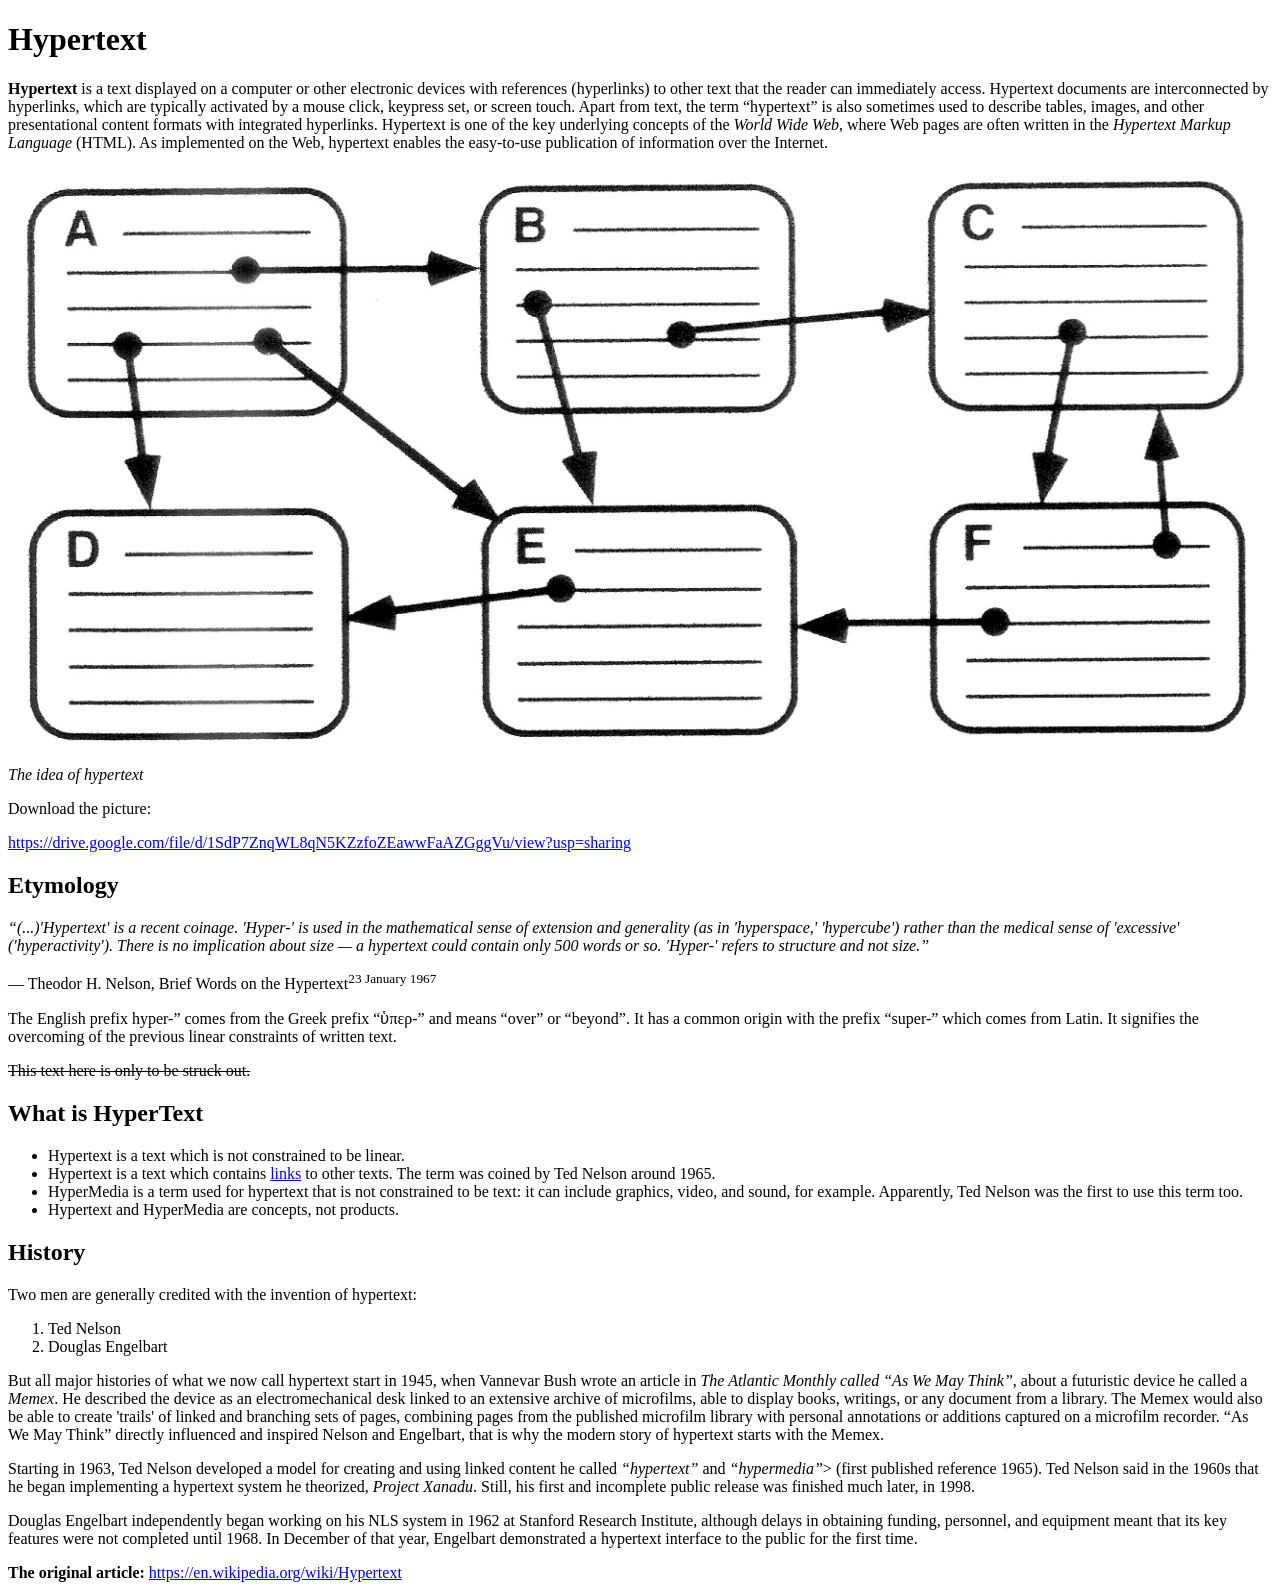
<file: lesson_1_web/index.html>
<!DOCTYPE html>
<html>
<head>
    <title>Practichna 1</title>
    <meta charset="UTF-8">
</head>
<body>
<h1>Hypertext</h1>

<p><strong>Hypertext</strong> is a text displayed on a computer or other electronic devices with references
(hyperlinks) to other text that the reader can immediately access. Hypertext documents are
interconnected by hyperlinks, which are typically activated by a mouse click, keypress set, or
screen touch. Apart from text, the term “hypertext” is also sometimes used to describe tables,
images, and other presentational content formats with integrated hyperlinks. Hypertext is one of
the key underlying concepts of the <em>World Wide Web</em>, where Web pages are often written in the
<em>Hypertext Markup Language</em> (HTML). As implemented on the Web, hypertext enables the
easy-to-use publication of information over the Internet.</p>

<img src="hypertext1.jpg" width="100%">

<em>The idea of hypertext</em>

<p>Download the picture:</p>
<a href="https://drive.google.com/file/d/1SdP7ZnqWL8qN5KZzfoZEawwFaAZGggVu/view?usp=sharing">https://drive.google.com/file/d/1SdP7ZnqWL8qN5KZzfoZEawwFaAZGggVu/view?usp=sharing</a>

<h2>Etymology</h2>

<p><em>“(...)'Hypertext' is a recent coinage. 'Hyper-' is used in the mathematical sense of extension and
generality (as in 'hyperspace,' 'hypercube') rather than the medical sense of 'excessive'
('hyperactivity'). There is no implication about size — a hypertext could contain only 500 words
or so. 'Hyper-' refers to structure and not size.”</em></p>

<p>— Theodor H. Nelson, Brief Words on the Hypertext<sup>23 January 1967</sup></p>

<p>The English prefix hyper-” comes from the Greek prefix “ὑπερ-” and means “over” or “beyond”.
It has a common origin with the prefix “super-” which comes from Latin. It signifies the
overcoming of the previous linear constraints of written text.</p>

<s>This text here is only to be struck out.</s>

<h2>What is HyperText</h2>

<ul>
<li>Hypertext is a text which is not constrained to be linear.</li>
<li>Hypertext is a text which contains <a href="https://www.w3.org/2003/glossary/#link">links</a> to other texts. The term was coined by Ted
Nelson around 1965.</li>
<li>HyperMedia is a term used for hypertext that is not constrained to be text: it can include
graphics, video, and sound, for example. Apparently, Ted Nelson was the first to use this
term too.</li>
<li>Hypertext and HyperMedia are concepts, not products.</li>
</ul>

<h2>History</h2>

<p>Two men are generally credited with the invention of hypertext:</p>

<ol>
<li>Ted Nelson</li>
<li>Douglas Engelbart</li>
</ol>

<p>But all major histories of what we now call hypertext start in 1945, when Vannevar Bush wrote
an article in <em>The Atlantic Monthly called “As We May Think”</em>, about a futuristic device he called a
<em>Memex</em>. He described the device as an electromechanical desk linked to an extensive archive of
microfilms, able to display books, writings, or any document from a library. The Memex would
also be able to create 'trails' of linked and branching sets of pages, combining pages from the
published microfilm library with personal annotations or additions captured on a microfilm
recorder. “As We May Think” directly influenced and inspired Nelson and Engelbart, that is why
the modern story of hypertext starts with the Memex.</p>

<p>Starting in 1963, Ted Nelson developed a model for creating and using linked content he called
<em>“hypertext”</em> and <em>“hypermedia”</em>> (first published reference 1965). Ted Nelson said in the 1960s that
he began implementing a hypertext system he theorized, <em>Project Xanadu</em>. Still, his first and
incomplete public release was finished much later, in 1998.</p>

<p>Douglas Engelbart independently began working on his NLS system in 1962 at Stanford
Research Institute, although delays in obtaining funding, personnel, and equipment meant that
its key features were not completed until 1968. In December of that year, Engelbart
demonstrated a hypertext interface to the public for the first time.</p>

<strong>The original article:</strong> <a href="https://en.wikipedia.org/wiki/Hypertext">https://en.wikipedia.org/wiki/Hypertext</a>
</body>
</html>
</file>
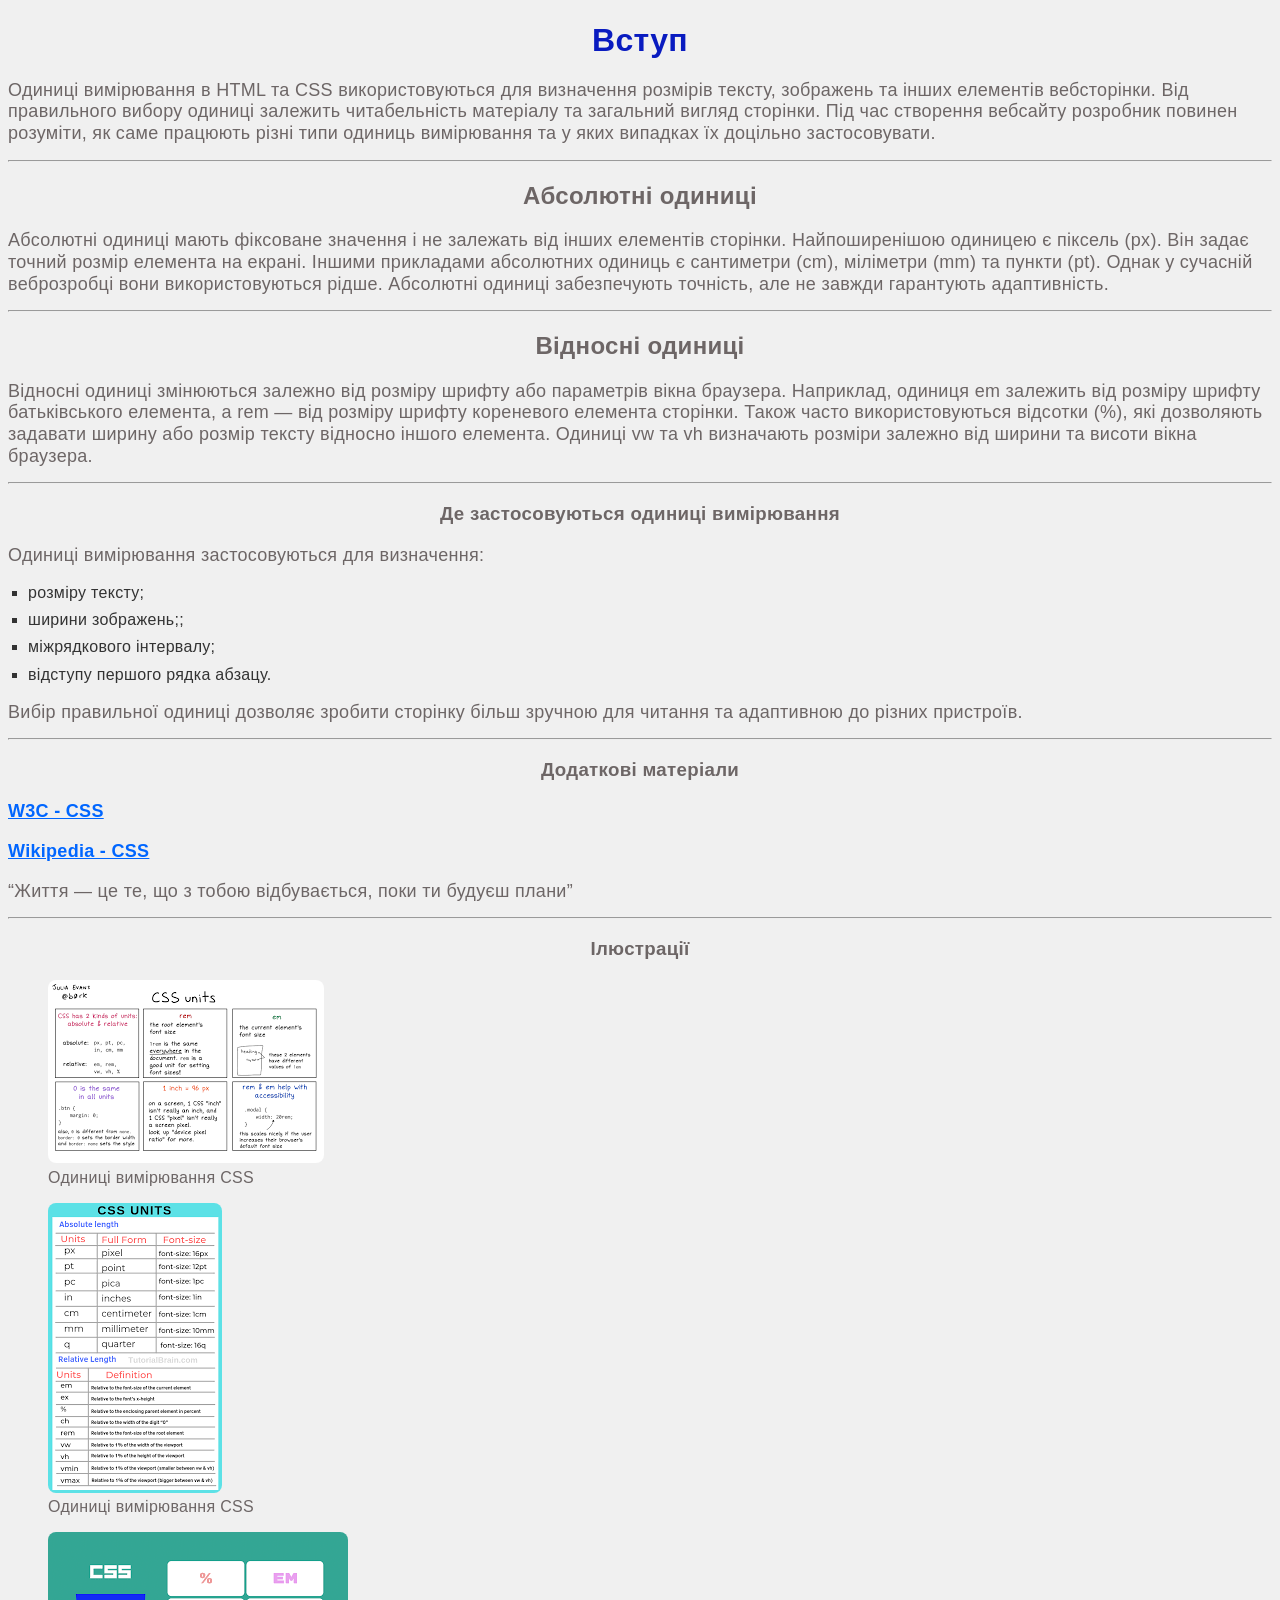
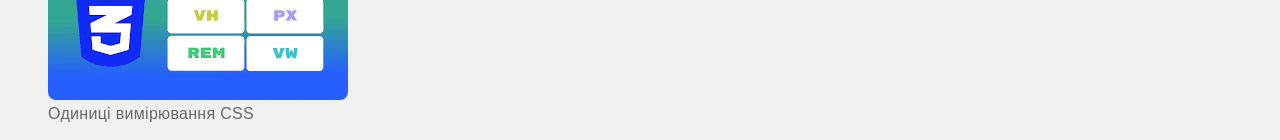
<file: lesson_2_web/index.html>
<!--Пархомчук Богдан — Практична №2 — Одиниці вимірювання в HTML та CSS-->
<!DOCTYPE html>
<html>
<head>
    <title>Практична 2</title>
    <style>
        body {
            background-color: #f0f0f0;
        }
        h1 {
            color: rgb(9, 27, 192);
        }
    </style>
    <link rel="stylesheet" href="static/css/style.css">
</div>
</head>
<bod style="background-color: antiquewhite;">
    <h1>Вступ</h1>
    <p>Одиниці вимірювання в HTML та CSS використовуються для визначення розмірів тексту, зображень та інших елементів вебсторінки. Від правильного вибору одиниці залежить читабельність матеріалу та загальний вигляд сторінки.
    Під час створення вебсайту розробник повинен розуміти, як саме працюють різні типи одиниць вимірювання та у яких випадках їх доцільно застосовувати.</p>
    
    <hr>

    <h2>Абсолютні одиниці</h2>
    <p>Абсолютні одиниці мають фіксоване значення і не залежать від інших елементів сторінки. Найпоширенішою одиницею є піксель (px). Він задає точний розмір елемента на екрані.
    Іншими прикладами абсолютних одиниць є сантиметри (cm), міліметри (mm) та пункти (pt). Однак у сучасній веброзробці вони використовуються рідше.
    Абсолютні одиниці забезпечують точність, але не завжди гарантують адаптивність.</p>

    <hr>

    <h2>Відносні одиниці</h3>
    <p>Відносні одиниці змінюються залежно від розміру шрифту або параметрів вікна браузера. Наприклад, одиниця em залежить від розміру шрифту батьківського елемента, а rem — від розміру шрифту кореневого елемента сторінки.
    Також часто використовуються відсотки (%), які дозволяють задавати ширину або розмір тексту відносно іншого елемента. Одиниці vw та vh визначають розміри залежно від ширини та висоти вікна браузера.</p>

    <hr>

    <h3>Де застосовуються одиниці вимірювання</h4>
    <p>Одиниці вимірювання застосовуються для визначення:</p>
    <ul>
        <li>розміру тексту;</li>
        <li>ширини зображень;;</li>
        <li>міжрядкового інтервалу;</li>
        <li>відступу першого рядка абзацу.</li>
    </ul>
    <p>Вибір правильної одиниці дозволяє зробити сторінку більш зручною для читання та адаптивною до різних пристроїв.</p>

    <hr>

    <h3>Додаткові матеріали</h3>

    <p><a href="https://jigsaw.w3.org/css-validator/">W3C - CSS</a></p>
    <p><a href="https://en.wikipedia.org/wiki/CSS">Wikipedia - CSS</a></p>

    <p><q>Життя — це те, що з тобою відбувається, поки ти будуєш плани</q></p>

    <hr>

    <h3>Ілюстрації</h3>
    <figure>
        <img src="static/images/1.png">
        <figcaption>Одиниці вимірювання CSS</figcaption>
    </figure>

    <figure>
        <img src="static/images/2.png">
        <figcaption>Одиниці вимірювання CSS</figcaption>
    </figure>

    <figure>
        <img src="static/images/3.png">
        <figcaption>Одиниці вимірювання CSS</figcaption>
    </figure>
</body>
</html>
</file>
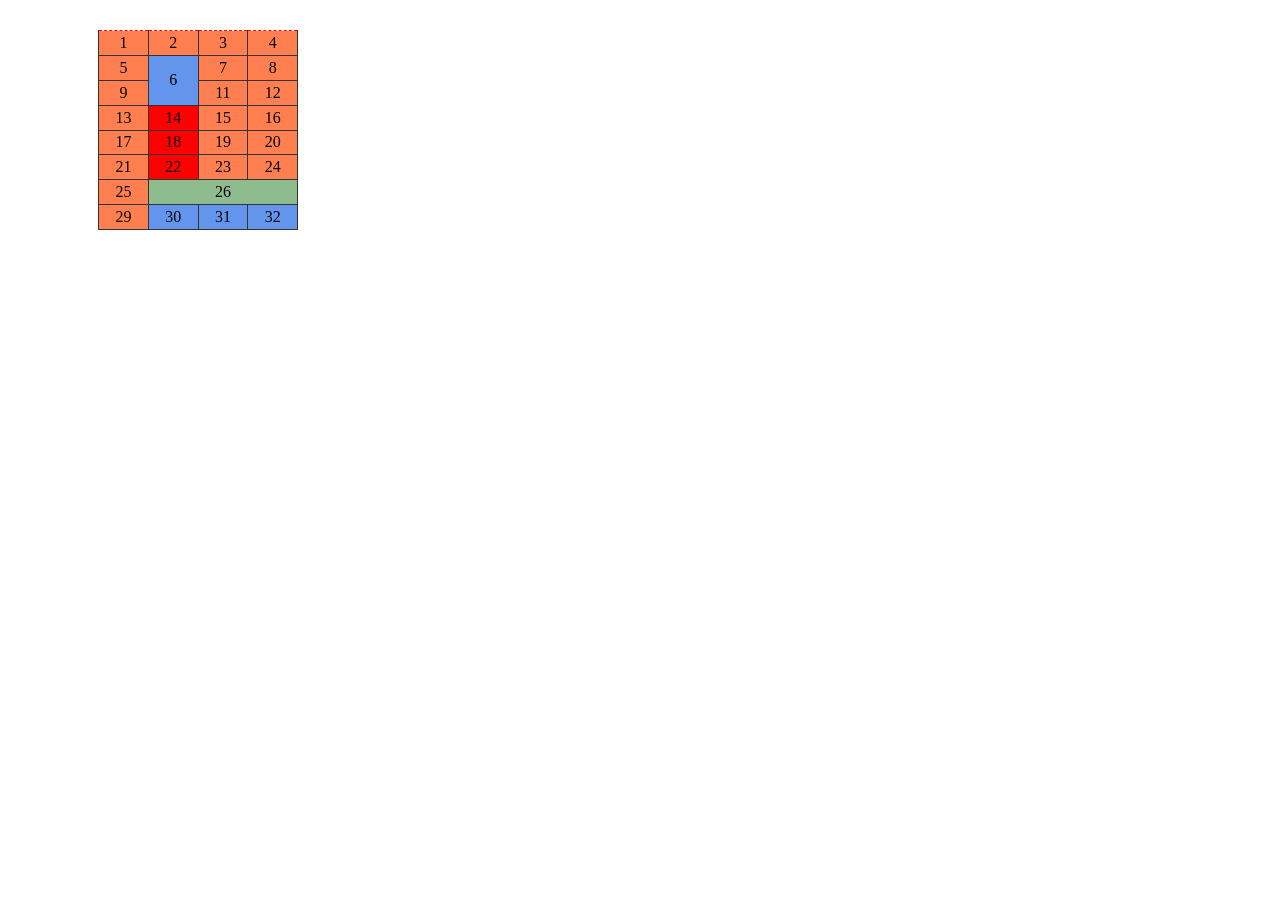
<file: lesson_3_web/index.html>
<!DOCTYPE html>
<html lang="en">
<head>
    <meta charset="UTF-8">
    <meta name="viewport" content="width=device-width, initial-scale=1.0">
    <title>Table</title>
    <link href="style.css" rel="stylesheet">
</head>
<body>
<table>
    <tr>
        <td class="border-top-bottom">1</td>
        <td class="border-top-bottom">2</td>
        <td class="border-top-bottom">3</td>
        <td class="border-top-bottom">4</td>
    </tr>
    <tr>
        <td>5</td>
        <td rowspan="2" class="color1">6</td>
        <td>7</td>
        <td>8</td>
    </tr>
    <tr>
        <td>9</td>
        <td>11</td>
        <td>12</td>
    </tr>
    <tr>
        <td>13</td>
        <td class="color2">14</td>
        <td>15</td>
        <td>16</td>
    </tr>
    <tr>
        <td>17</td>
        <td class="color2">18</td>
        <td>19</td>
        <td>20</td>
    </tr>
    <tr>
        <td>21</td>
        <td class="color2">22</td>
        <td>23</td>
        <td>24</td>  
    </tr>
    <tr>
        <td>25</td>
        <td colspan="3" class="color3">26</td>
    </tr>
    <tr>
        <td>29</td>
        <td class="color1">30</td>
        <td class="color1">31</td>
        <td class="color1">32</td>
    </tr>
</table>
</body>
</html>
</file>
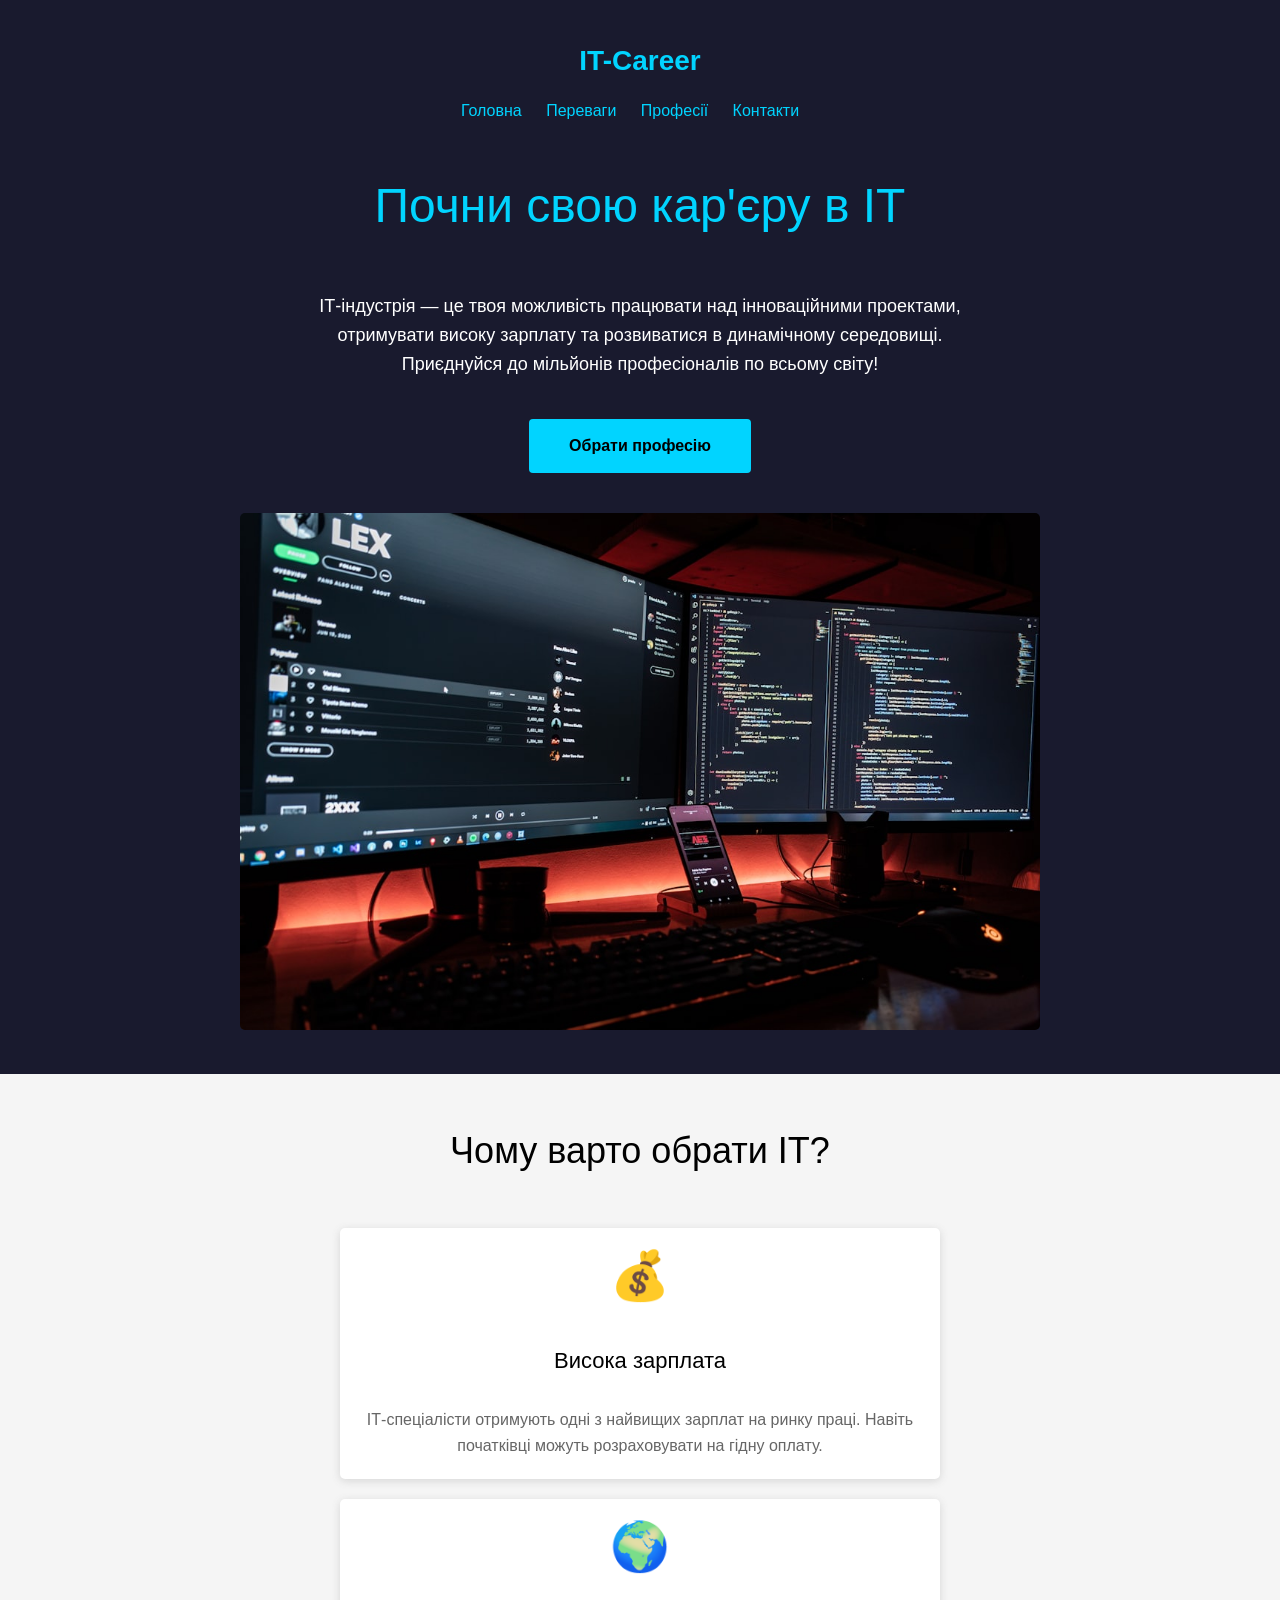
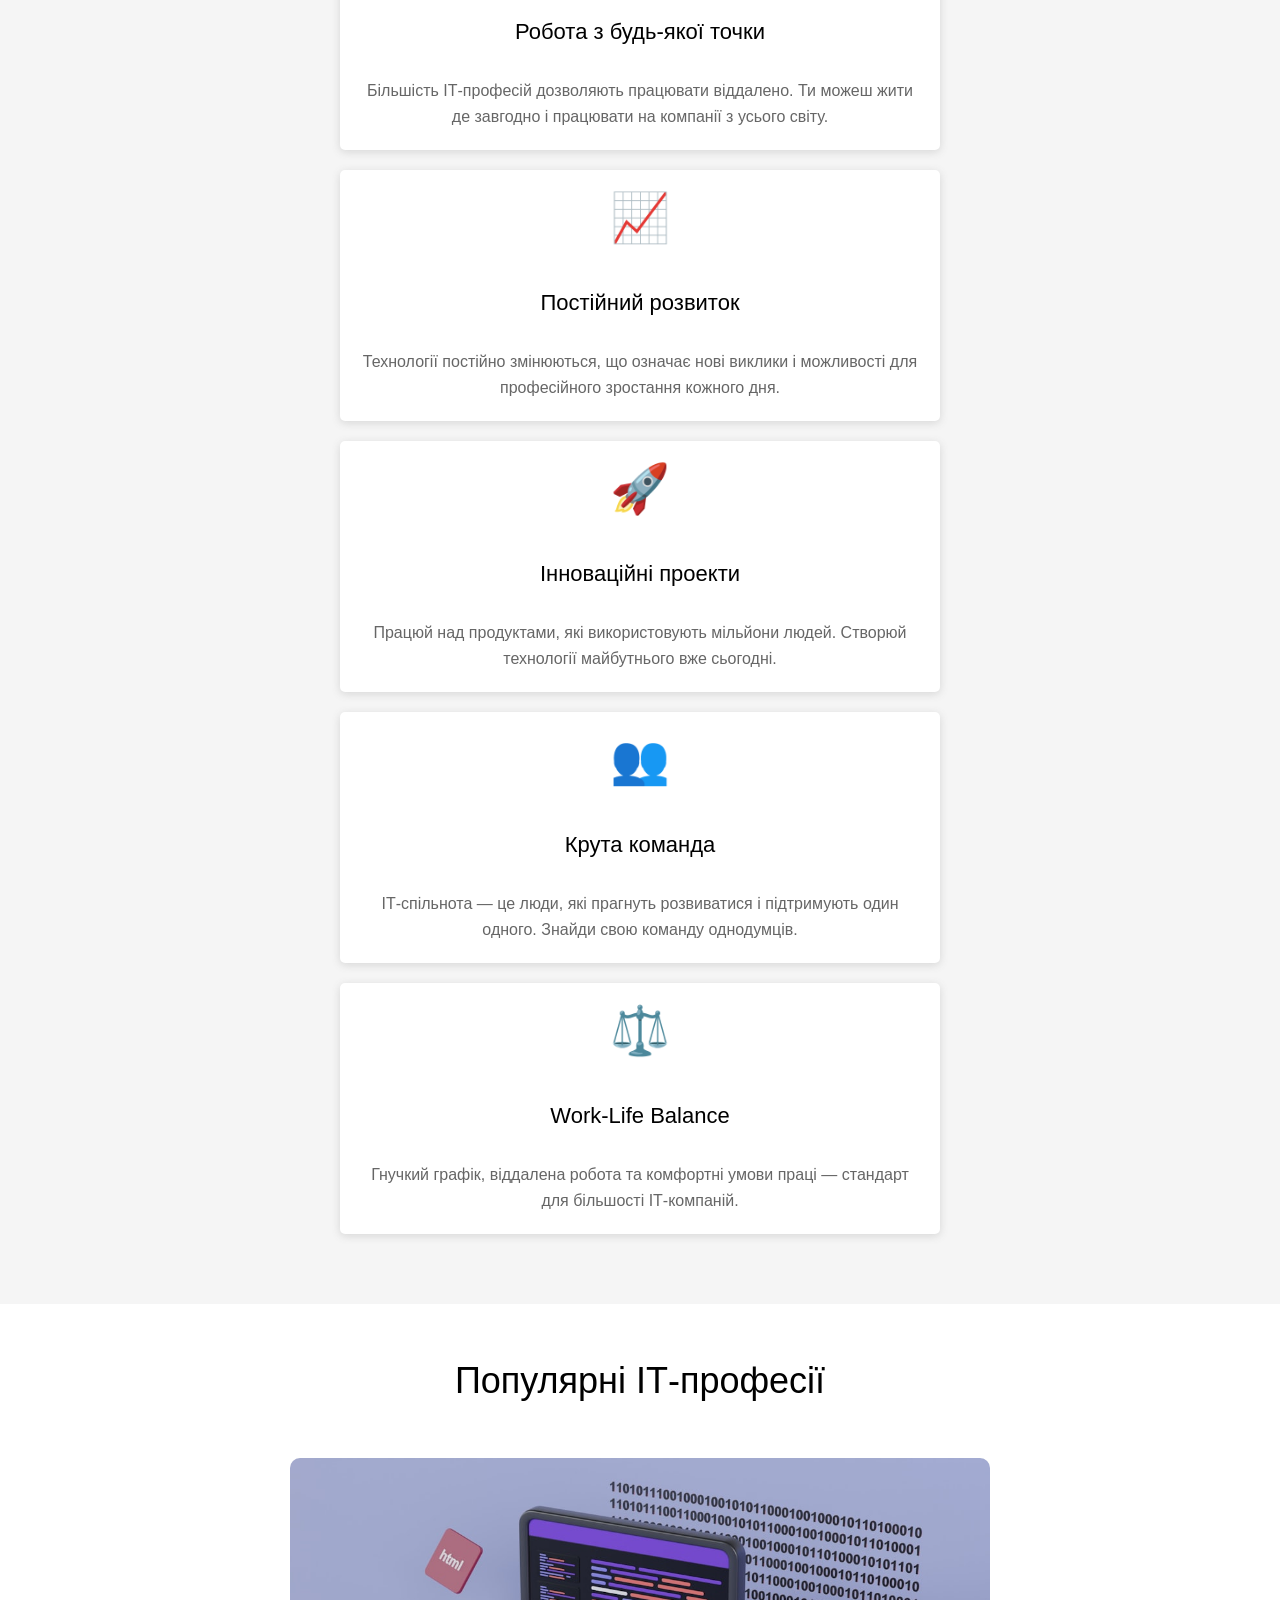
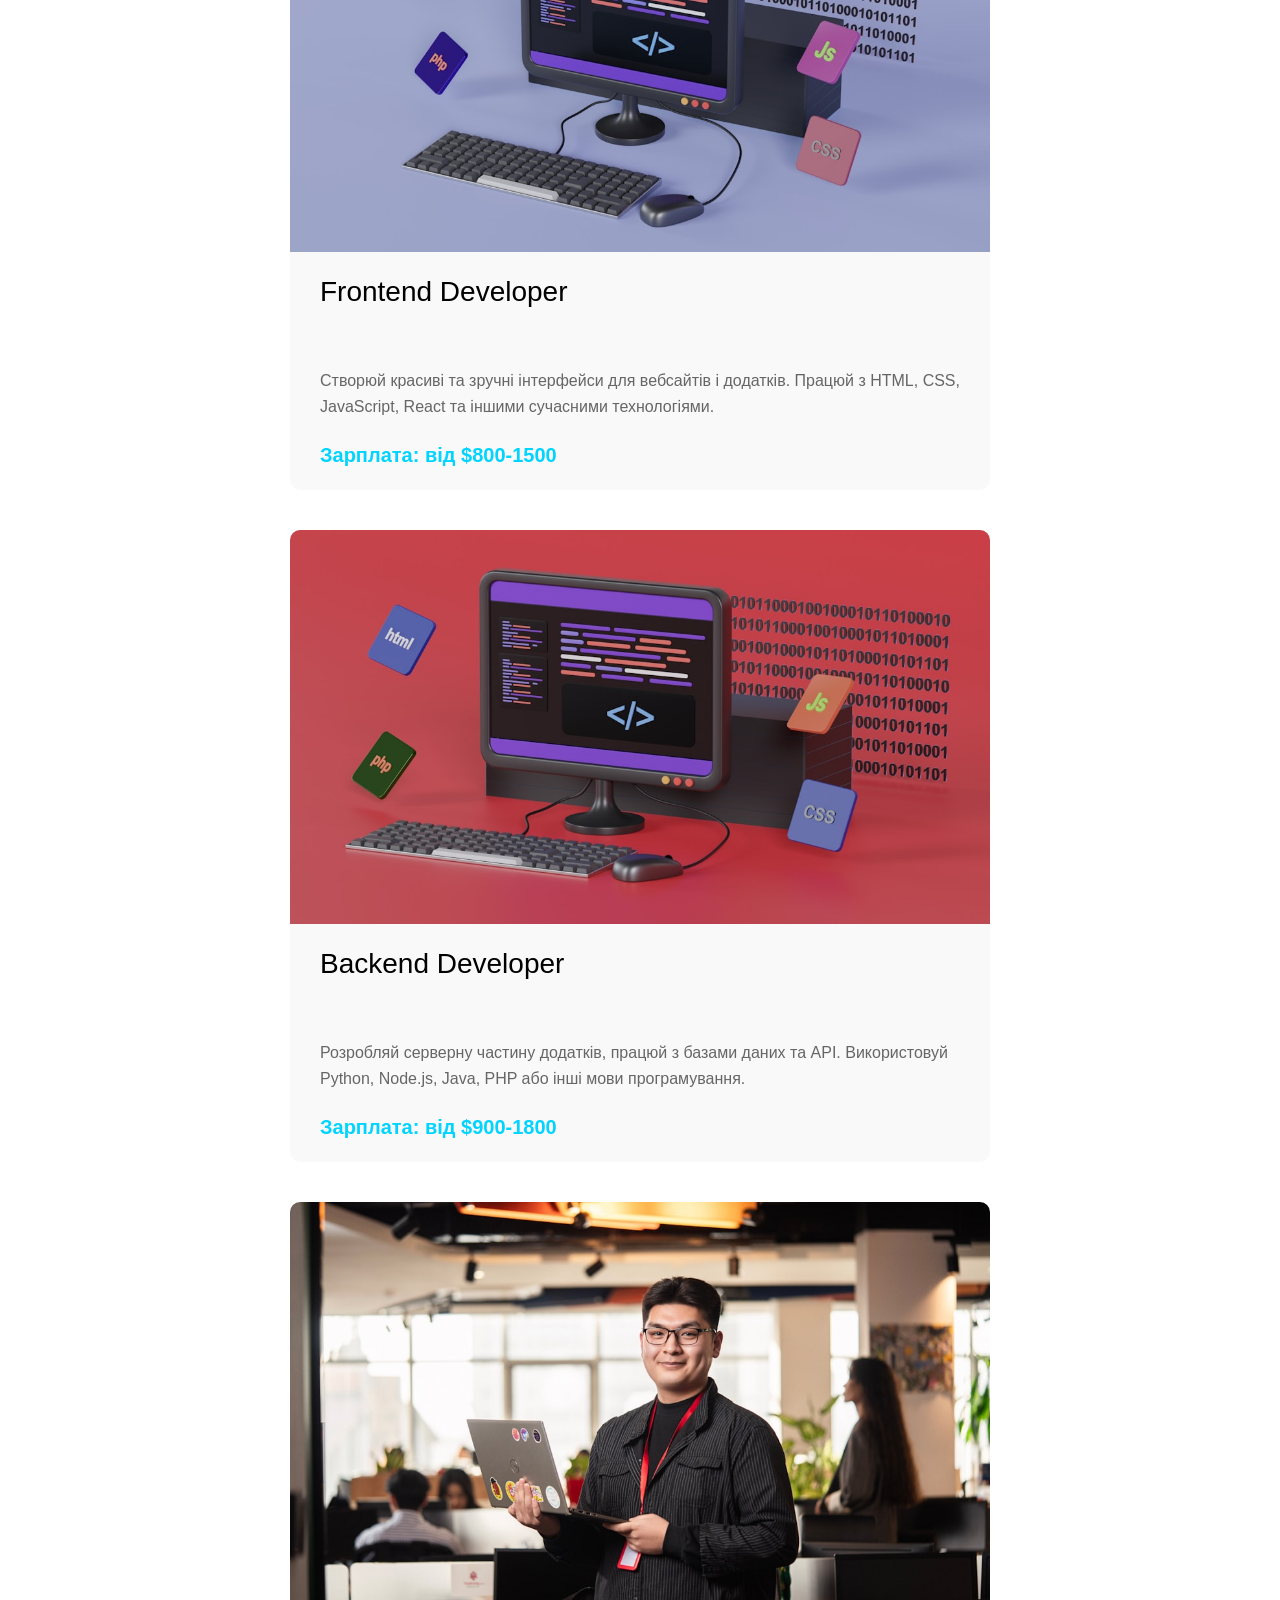
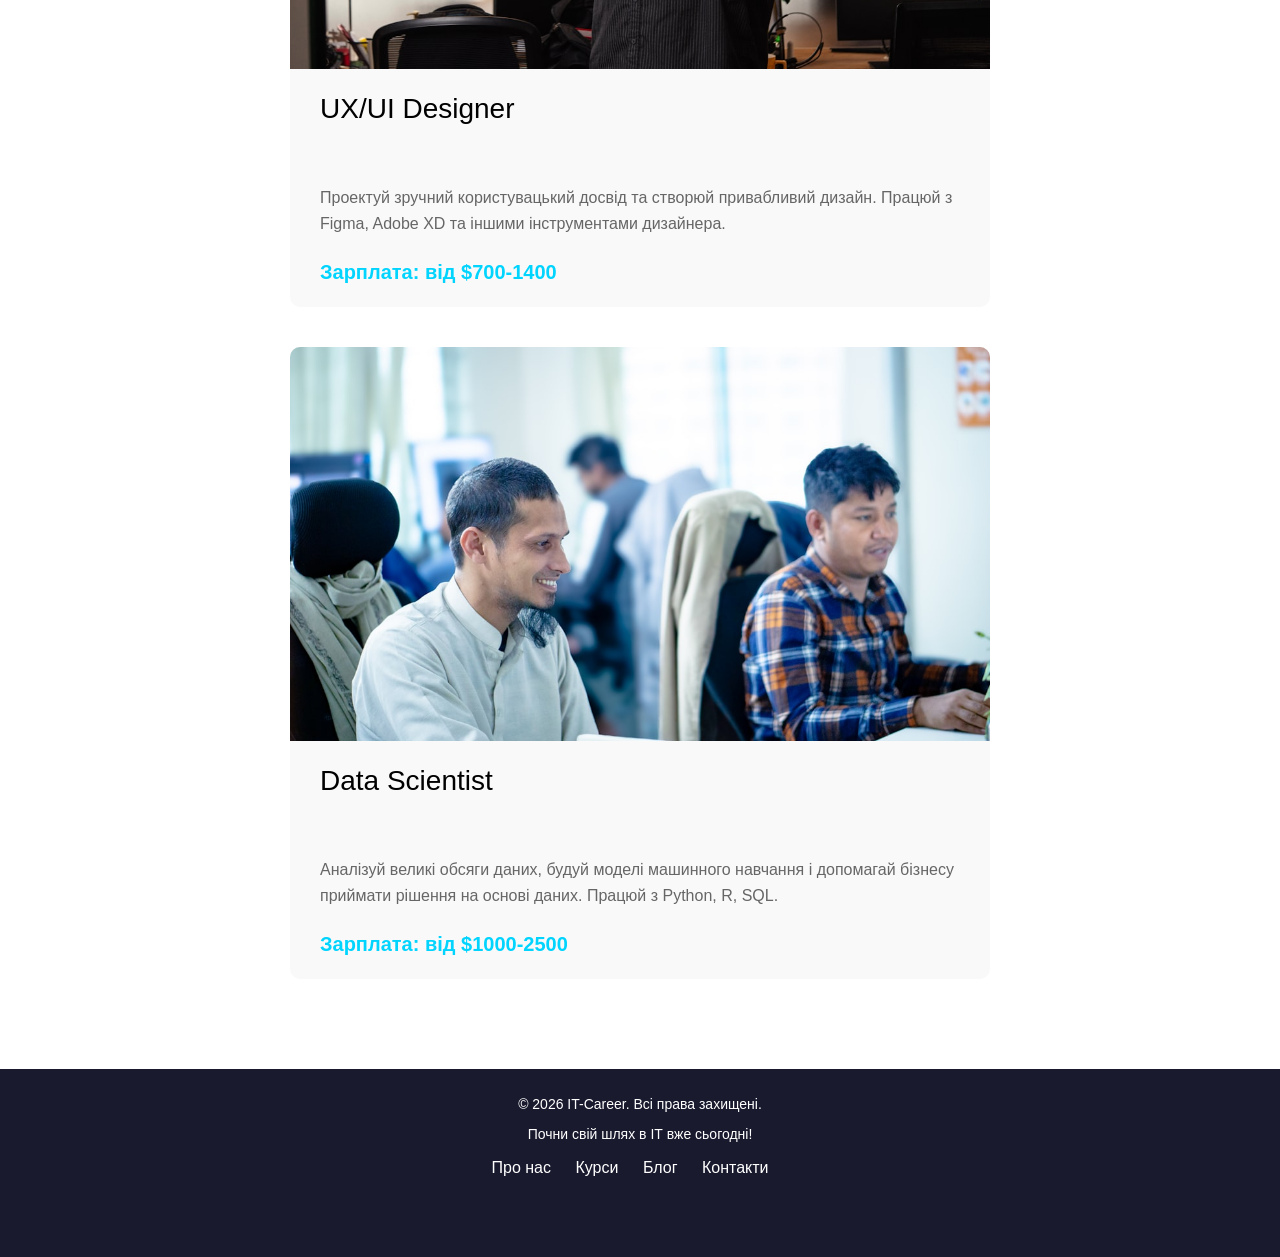
<file: lesson_4_web/index.html>
<!DOCTYPE html>
<html lang="en">
<head>
    <meta charset="UTF-8">
    <title>Landing page for IT careers</title>
    <link href="static/css/style.css" rel="stylesheet" type="text/css">
</head>
<body>
<header class="header-color">
    <div class="wrapper">
        <div class="header-top">
            <div class="logo">
                <span class="text-blue">
                    IT-Career
                </span>
            </div>
            <nav>
                <ul>
                    <li><a href="#" class="text-blue">Головна</a></li>
                    <li><a href="#" class="text-blue">Переваги</a></li>
                    <li><a href="#" class="text-blue">Професії</a></li>
                    <li><a href="#" class="text-blue">Контакти</a></li>
                </ul>
            </nav>
        </div>
        <h1 class="text-blue">Почни свою кар'єру в ІТ</h1>
        <p>ІТ-індустрія — це твоя можливість працювати над інноваційними проектами, <br> отримувати високу зарплату та розвиватися в динамічному середовищі. <br> Приєднуйся до мільйонів професіоналів по всьому світу!</p>
        <button>Обрати професію</button>
        <img src="static/images/header-img.jfif">
    </div>
</header>
<section class="reasons">
    <div class="wrapper">
        <h2>Чому варто обрати ІТ?</h2>
        <article class="reasons-card">
            <div class="reasons-box-item">
                💰
            </div>
            <h3>Висока зарплата</h3>
            <p>ІТ-спеціалісти отримують одні з найвищих зарплат на ринку праці. Навіть початківці можуть розраховувати на гідну оплату.</p>
        </article>
        <article class="reasons-card">
            <div class="reasons-box-item">
                🌍
            </div>
            <h3>Робота з будь-якої точки</h3>
            <p>Більшість ІТ-професій дозволяють працювати віддалено. Ти можеш жити де завгодно і працювати на компанії з усього світу.</p>
        </article>
        <article class="reasons-card">
            <div class="reasons-box-item">
                📈
            </div>
            <h3>Постійний розвиток</h3>
            <p>Технології постійно змінюються, що означає нові виклики і можливості для професійного зростання кожного дня.</p>
        </article>
        <article class="reasons-card">
            <div class="reasons-box-item">
                🚀
            </div>
            <h3>Інноваційні проекти</h3>
            <p>Працюй над продуктами, які використовують мільйони людей. Створюй технології майбутнього вже сьогодні.</p>
        </article>
        <article class="reasons-card">
            <div class="reasons-box-item">
                👥
            </div>
            <h3>Крута команда</h3>
            <p>ІТ-спільнота — це люди, які прагнуть розвиватися і підтримують один одного. Знайди свою команду однодумців.</p>
        </article>
        <article class="reasons-card">
            <div class="reasons-box-item">
                ⚖️
            </div>
            <h3>Work-Life Balance</h3>
            <p>Гнучкий графік, віддалена робота та комфортні умови праці — стандарт для більшості ІТ-компаній.</p>
        </article>
    </div>
</section>
<section class="professions">
    <div class="wrapper">
        <h2>Популярні ІТ-професії</h2>
        <article class="professions-card">
            <img src="static/images/profession-img1.jfif">
            <h3>Frontend Developer</h3>
            <p>Створюй красиві та зручні інтерфейси для вебсайтів і додатків. Працюй з HTML, CSS, JavaScript, React та іншими сучасними технологіями.</p>
            <p class="text-blue">Зарплата: від $800-1500</p>
        </article>
        <article class="professions-card">
            <img src="static/images/profession-img2.jfif">
            <h3>Backend Developer</h3>
            <p>Розробляй серверну частину додатків, працюй з базами даних та API. Використовуй Python, Node.js, Java, PHP або інші мови програмування.</p>
            <p class="text-blue">Зарплата: від $900-1800</p>
        </article>
        <article class="professions-card">
            <img src="static/images/profession-img3.jfif">
            <h3>UX/UI Designer</h3>
            <p>Проектуй зручний користувацький досвід та створюй привабливий дизайн. Працюй з Figma, Adobe XD та іншими інструментами дизайнера.</p>
            <p class="text-blue">Зарплата: від $700-1400</p>
        </article>
        <article class="professions-card">
            <img src="static/images/profession-img4.jfif">
            <h3>Data Scientist</h3>
            <p>Аналізуй великі обсяги даних, будуй моделі машинного навчання і допомагай бізнесу приймати рішення на основі даних. Працюй з Python, R, SQL.</p>
            <p class="text-blue">Зарплата: від $1000-2500</p>
        </article>
    </div>
</section>
<footer>
    <div class="wrapper">
        <p>&copy; 2026 IT-Career. Всі права захищені.</p>
        <p>Почни свій шлях в ІТ вже сьогодні!</p>
        <nav>
            <ul>
                <li><a href="#">Про нас</a></li>
                <li><a href="#">Курси</a></li>
                <li><a href="#">Блог</a></li>
                <li><a href="#">Контакти</a></li>
            </ul>
        </nav>
    </div>
</footer>
</body>
</html>
</file>
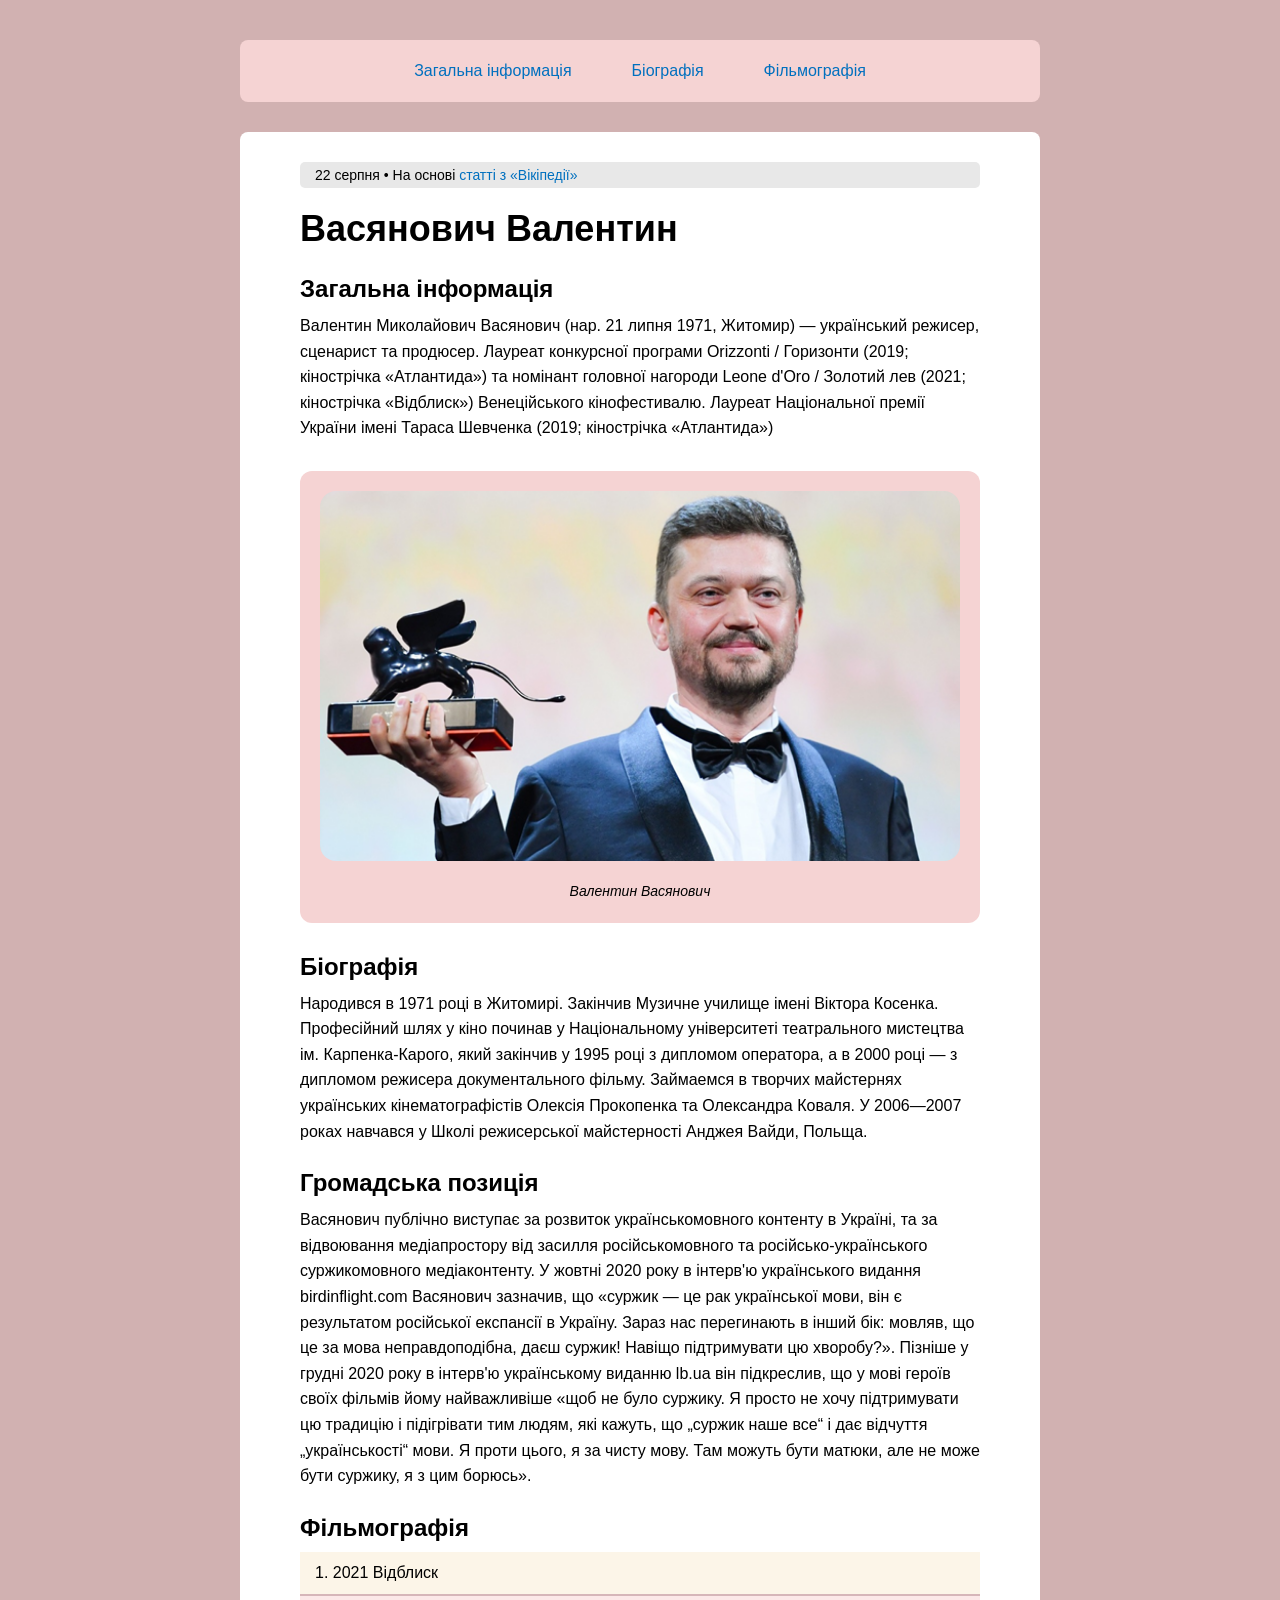
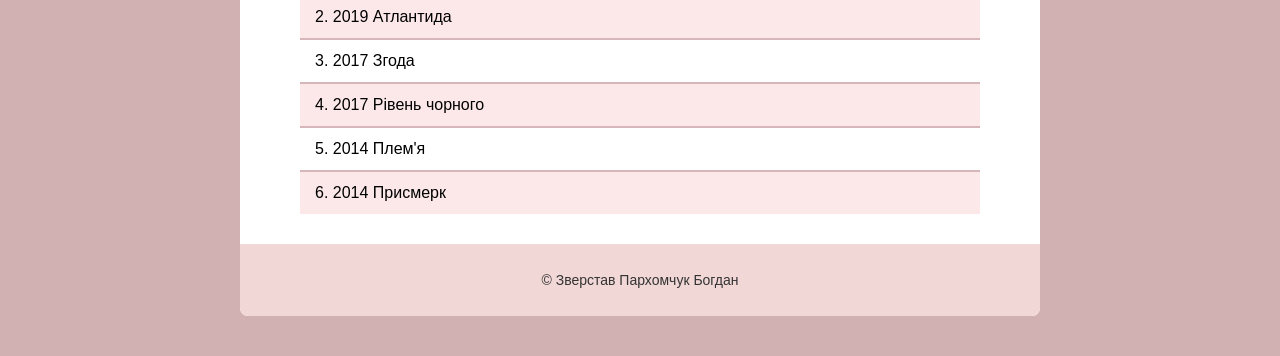
<file: practika_vasyanovich/templates/index.html>
<!DOCTYPE html>
<html lang="uk">
<head>
    <meta charset="UTF-8">
    <title>Практична</title>
    <link rel="stylesheet" href="../static/css/style.css">
</head>
<body>
    <header>
        <nav>
            <ul class="nav-items">
                <li><a href="#">Загальна інформація</a></li>
                <li><a href="#">Біографія</a></li>
                <li><a href="#">Фільмографія</a></li>
            </ul>
        </nav>
    </header>

    <div class="wrapper">
        <main>
            <article class="biography">
                <div class="info">22 серпня • На основі <a href="#">статті з «Вікіпедії»</a></div>
                
                <h1>Васянович Валентин</h1>

                <section>
                    <h2>Загальна інформація</h2>
                    <p>Валентин Миколайович Васянович (нар. 21 липня 1971, Житомир) — український режисер, сценарист та продюсер. Лауреат конкурсної програми Orizzonti / Горизонти (2019; кінострічка «Атлантида») та номінант головної нагороди Leone d'Oro / Золотий лев (2021; кінострічка «Відблиск») Венеційського кінофестивалю. Лауреат Національної премії України імені Тараса Шевченка (2019; кінострічка «Атлантида»)</p>
                </section>

                <div class="img">
                    <img src="../static/img/img1.png" alt="Валентин Васянович" class="main-photo">
                    <p class="caption">Валентин Васянович</p>
                </div>

                <section>
                    <h2>Біографія</h2>
                    <p>Народився в 1971 році в Житомирі. Закінчив Музичне училище імені Віктора Косенка. Професійний шлях у кіно починав у Національному університеті театрального мистецтва ім. Карпенка-Карого, який закінчив у 1995 році з дипломом оператора, а в 2000 році — з дипломом режисера документального фільму. Займаемся в творчих майстернях українських кінематографістів Олексія Прокопенка та Олександра Коваля. У 2006—2007 роках навчався у Школі режисерської майстерності Анджея Вайди, Польща.</p>
                </section>

                <section>
                    <h2>Громадська позиція</h2>
                    <p>Васянович публічно виступає за розвиток українськомовного контенту в Україні, та за відвоювання медіапростору від засилля російськомовного та російсько-українського суржикомовного медіаконтенту. У жовтні 2020 року в інтерв'ю українського видання birdinflight.com Васянович зазначив, що «суржик — це рак української мови, він є результатом російської експансії в Україну. Зараз нас перегинають в інший бік: мовляв, що це за мова неправдоподібна, даєш суржик! Навіщо підтримувати цю хворобу?». Пізніше у грудні 2020 року в інтерв'ю українському виданню lb.ua він підкреслив, що у мові героїв своїх фільмів йому найважливіше «щоб не було суржику. Я просто не хочу підтримувати цю традицію і підігрівати тим людям, які кажуть, що „суржик наше все“ і дає відчуття „українськості“ мови. Я проти цього, я за чисту мову. Там можуть бути матюки, але не може бути суржику, я з цим борюсь».</p>
                </section>

                <section>
                    <h2>Фільмографія</h2>
                    <ol class="films">
                        <li class="special">1. 2021 Відблиск</li>
                        <li>2. 2019 Атлантида</li> 
                        <li>3. 2017 Згода</li>
                        <li>4. 2017 Рівень чорного</li>
                        <li>5. 2014 Плем'я</li>
                        <li>6. 2014 Присмерк</li>
                    </ol>
                </section>
            </article>
        </main>

        <footer>
            <p>&copy; Зверстав Пархомчук Богдан</p>
        </footer>
    </div>
</body>
</html>
</file>
<file: lesson_2_web/static/css/style.css>
body {
    font-family: Arial, sans-serif;    
    color: #6d6666;
    line-height: 1.2;
    letter-spacing: 0.3px;
}

h1, h2, h3 {
    text-align: center;
    margin-bottom: 20px;
}

p {
    font-size: 18px;
    margin-bottom: 15px;
}

ul {
    list-style-type: square;
    color: #27ae60;
    padding-left: 20px;
}

ul li {
    color: #333;
    margin-bottom: 8px;
}

a {
    color: #0066ff;
    text-decoration: underline;
    font-weight: bold;
}

blockquote {
    font-style: italic;
    color: #555;
    background-color: #e8f6ef;
    border-left: 5px solid #27ae60;
    margin: 20px 0;
    padding: 15px;
}

img {
    max-width: 100%;
    height: auto;
    border-radius: 8px;
}
</file>
<file: lesson_3_web/style.css>
table {
    border-collapse: collapse;
    width: 200px;
    height: 200px;
    margin-top: 30px;
    margin-left: 90px;
}

td {
    text-align: center;
    background-color: coral;
    border: 1px solid #333;
}

.color1 { background-color:cornflowerblue; }

.color2 { background-color:red; }

.color3 { background-color:darkseagreen; }

.border-top-bottom {
    border-top: 1px dashed #ff0000;
}
</file>
<file: lesson_4_web/static/css/style.css>
* {
    margin: 0;
    padding: 0;
    box-sizing: border-box;
    text-decoration: none;
    list-style: none;
}

html {
    font-family: Arial, sans-serif;
    text-align: center;
}

.wrapper {
    max-width: 1200px;
    margin: 0 auto;
}

.text-blue {
    color: #01d4ff;
}

header {
    color: #fff;
    padding: 40px 0;
}

.header-color {
    background: #191a2e;
}

.header-top {
    background: #191a2e;
}

.logo {
    font-size: 28px;
    line-height: 42px;
    font-weight: bold;
    margin-bottom: 20px;
}

nav {
    margin-bottom: 50px;
}

nav ul li {
    display: inline-block;
    margin-right: 20px;
}

nav ul li a {
    color: #fff;
}

.header-color .wrapper h1 {
    font-size: 48px;
    line-height: 72px;
    font-weight: normal;
    margin-bottom: 50px;
}

.header-color .wrapper p {
    font-size: 18px;
    line-height: 29px;
    margin-bottom: 40px;
}

button {
    display: block;
    margin: 0 auto 40px;
    border: none;
    background: #01d4ff;
    padding: 10px 40px;
    font-size: 16px;
    line-height: 34px;
    font-weight: bold;
    border-radius: 4px;
}

.header-color .wrapper img {
    width: 800px;
    border-radius: 5px;
}

.reasons {
    background: #f5f5f5;
}

h2 {
    font-size: 36px;
    line-height: 54px;
    font-weight: normal;
    margin-bottom: 50px;
}

.reasons, .professions {
    padding: 50px 0;
}

.reasons-card {
    max-width: 600px;
    background: #fff;
    border-radius: 5px;
    padding: 20px;
    box-shadow: 0 2px 8px  rgba(97, 97, 97, 0.2);
}

.reasons .wrapper article {
    margin: 0 auto 20px;
}

.reasons-box-item {
    font-size: 48px;
    margin-bottom: 40px;
}

h3 {
    font-size: 22px;
    line-height: 33px;
    font-weight: normal;
    margin-bottom: 30px;
}

.reasons-card p {
    font-size: 16px;
    line-height: 26px;
    color: #666666;
}

.professions-card {
    max-width: 700px;
    overflow: hidden;
    margin: 0 auto 40px;
    background: #f9f9f9;
    border-radius: 10px;
    text-align: left;
}

.professions-card img {
    object-fit: cover;
    width: 100%;
}

.professions-card h3 {
    font-size: 28px;
    line-height: 42px;
    padding: 15px 30px;
}

.professions-card p {
    font-size: 16px;
    line-height: 26px;
    color: #666666;
    padding: 10px 30px;
}

.professions-card p.text-blue {
    color: #01d4ff;
    font-size: 20px;
    line-height: 30px;
    font-weight: bold;
    margin-bottom: 10px;
}

footer {
    background: #191a2e;
    padding: 30px 0;
    color: #fff;
}

footer p {
    font-size: 14px;
    line-height: 10px;
    margin-bottom: 20px;
}
</file>
<file: practika_vasyanovich/static/css/style.css>
* {
    margin: 0;
    padding: 0;
    box-sizing: border-box;
    text-decoration: none;
    list-style: none;
}

body {
    background-color: #d1b1b1;
    font-family: Arial, sans-serif;
    padding: 40px 20px;
}

.wrapper {
    max-width: 800px;
    margin: 0 auto;
    background-color: #ffffff;
    padding: 30px 60px;
    border-radius: 8px;
    overflow: hidden;
    display: flex;
    flex-direction: column;
}

nav {
    max-width: 800px;
    margin: 0 auto 30px;
    background-color: #f5d3d3;
    padding: 10px;
    border-radius: 8px;
}

.nav-items {
    display: flex;
    justify-content: center;
    align-items: center;
    gap: 20px;
}

header nav ul li a {
    color: #0070bf;
    display: inline-block;
    padding: 12px 20px;
    border-radius: 10px;
    background: transparent;
}

header nav ul li a:visited {
    color: #293b87;
}

header nav ul li a:hover {
    color: #68b0e3;
    background: #fff;
}

h1 { 
    margin: 20px 0; 
    font-size: 36px; 
}

h2 { 
    margin: 25px 0 10px; 
    font-size: 24px; 
}

p { 
    line-height: 1.6; 
    margin-bottom: 15px; 
    color: #000; 
}

.info {
    width: 100%;
    background-color: #e8e8e8;
    padding: 5px 15px;
    font-size: 14px;
    border-radius: 5px;
    display: inline-block;
}

.info a {
    color: #0070bf;
}

.img {
    background-color: #f5d3d3;
    padding: 20px;
    border-radius: 12px;
    text-align: center;
    margin: 30px 0;
}

.main-photo {
    width: 100%;
    height: auto;
    border-radius: 16px;
}

.caption {
    margin-top: 15px;
    margin-bottom: 0;
    font-style: italic;
    font-size: 14px;
}

.films li {
    padding: 12px 15px;
}

.films li:not(:last-child) {
    border-bottom: 2px solid #d6b6b9;
}

.films li:nth-child(even) { 
    background: #fce8e8; 
}

.films li.special { 
    background: #fcf5e8; 
}

footer {
    background-color: #f2d7d7;
    padding: 25px 0;
    text-align: center;
    margin: 30px -60px -30px -60px;
    border-top: none;
}

footer p {
    margin-bottom: 0;
    font-size: 14px;
    color: #333;
}
</file>
